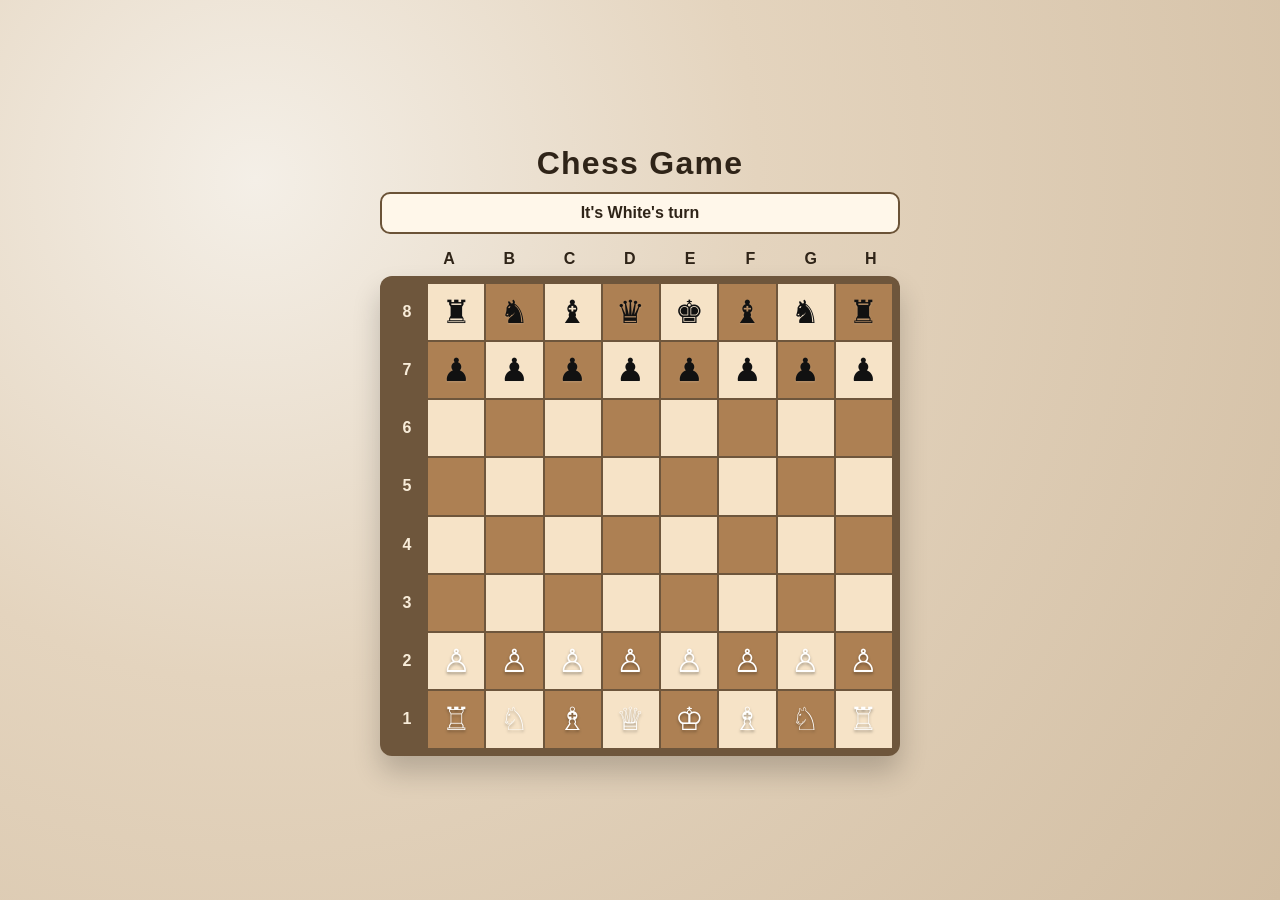
<file: index.html>
<!DOCTYPE html>
<html lang="en">
<head>
    <meta charset="UTF-8">
    <meta http-equiv="X-UA-Compatible" content="IE=edge">
    <meta name="viewport" content="width=device-width, initial-scale=1.0">
    <title>Chess Game</title>
    <link rel="stylesheet" href="style.css">
</head>
<body>
    <main class="app">
        <h1>Chess Game</h1>
        <div id="turn">It's White's turn</div>

        <div class="board-wrap">
            <div class="files" aria-hidden="true">
                <span>A</span><span>B</span><span>C</span><span>D</span>
                <span>E</span><span>F</span><span>G</span><span>H</span>
            </div>
            <div id="game" aria-label="Chess board"></div>
        </div>
    </main>

    <script src="script.js"></script>
</body>
</html>
</file>
<file: style.css>
* {
    box-sizing: border-box;
}

body {
    margin: 0;
    min-height: 100vh;
    display: grid;
    place-items: center;
    background: radial-gradient(circle at 20% 20%, #f4efe7 0%, #e4d4be 40%, #d2bea3 100%);
    font-family: "Segoe UI", Tahoma, Geneva, Verdana, sans-serif;
    color: #2f2418;
}

.app {
    width: min(92vw, 620px);
    text-align: center;
}

h1 {
    margin: 0 0 10px;
    letter-spacing: 0.04em;
}

#turn {
    margin: 0 auto 16px;
    padding: 10px 14px;
    width: min(92vw, 520px);
    border: 2px solid #6b5337;
    border-radius: 10px;
    background: #fff7ea;
    font-weight: 700;
}

.board-wrap {
    margin-inline: auto;
    width: min(92vw, 520px);
}

.files {
    margin-left: 40px;
    margin-bottom: 8px;
    display: grid;
    grid-template-columns: repeat(8, 1fr);
    gap: 2px;
    font-weight: 700;
}

#game {
    display: grid;
    grid-template-columns: 38px repeat(8, 1fr);
    gap: 2px;
    background: #6e563c;
    padding: 8px;
    border-radius: 12px;
    box-shadow: 0 16px 28px rgba(0, 0, 0, 0.2);
}

.rank-label {
    display: grid;
    place-items: center;
    font-weight: 700;
    color: #f8ecd9;
}

.gamecell {
    aspect-ratio: 1 / 1;
    border: 0;
    display: grid;
    place-items: center;
    font-size: clamp(1.4rem, 4.2vw, 2rem);
    cursor: pointer;
    transition: transform 0.12s ease, box-shadow 0.12s ease;
    user-select: none;
}

.light {
    background: #f6e3c7;
}

.dark {
    background: #ad8053;
}

.selected {
    outline: 3px solid #2e89ff;
    transform: scale(1.03);
}

.possible {
    box-shadow: inset 0 0 0 4px rgba(40, 167, 69, 0.6);
}

.white-piece {
    color: #fff;
    text-shadow: 0 2px 3px rgba(0, 0, 0, 0.35);
}

.black-piece {
    color: #111;
    text-shadow: 0 1px 2px rgba(255, 255, 255, 0.18);
}

@media (max-width: 540px) {
    #game {
        grid-template-columns: 30px repeat(8, 1fr);
        padding: 6px;
    }

    .files {
        margin-left: 32px;
    }
}
</file>
